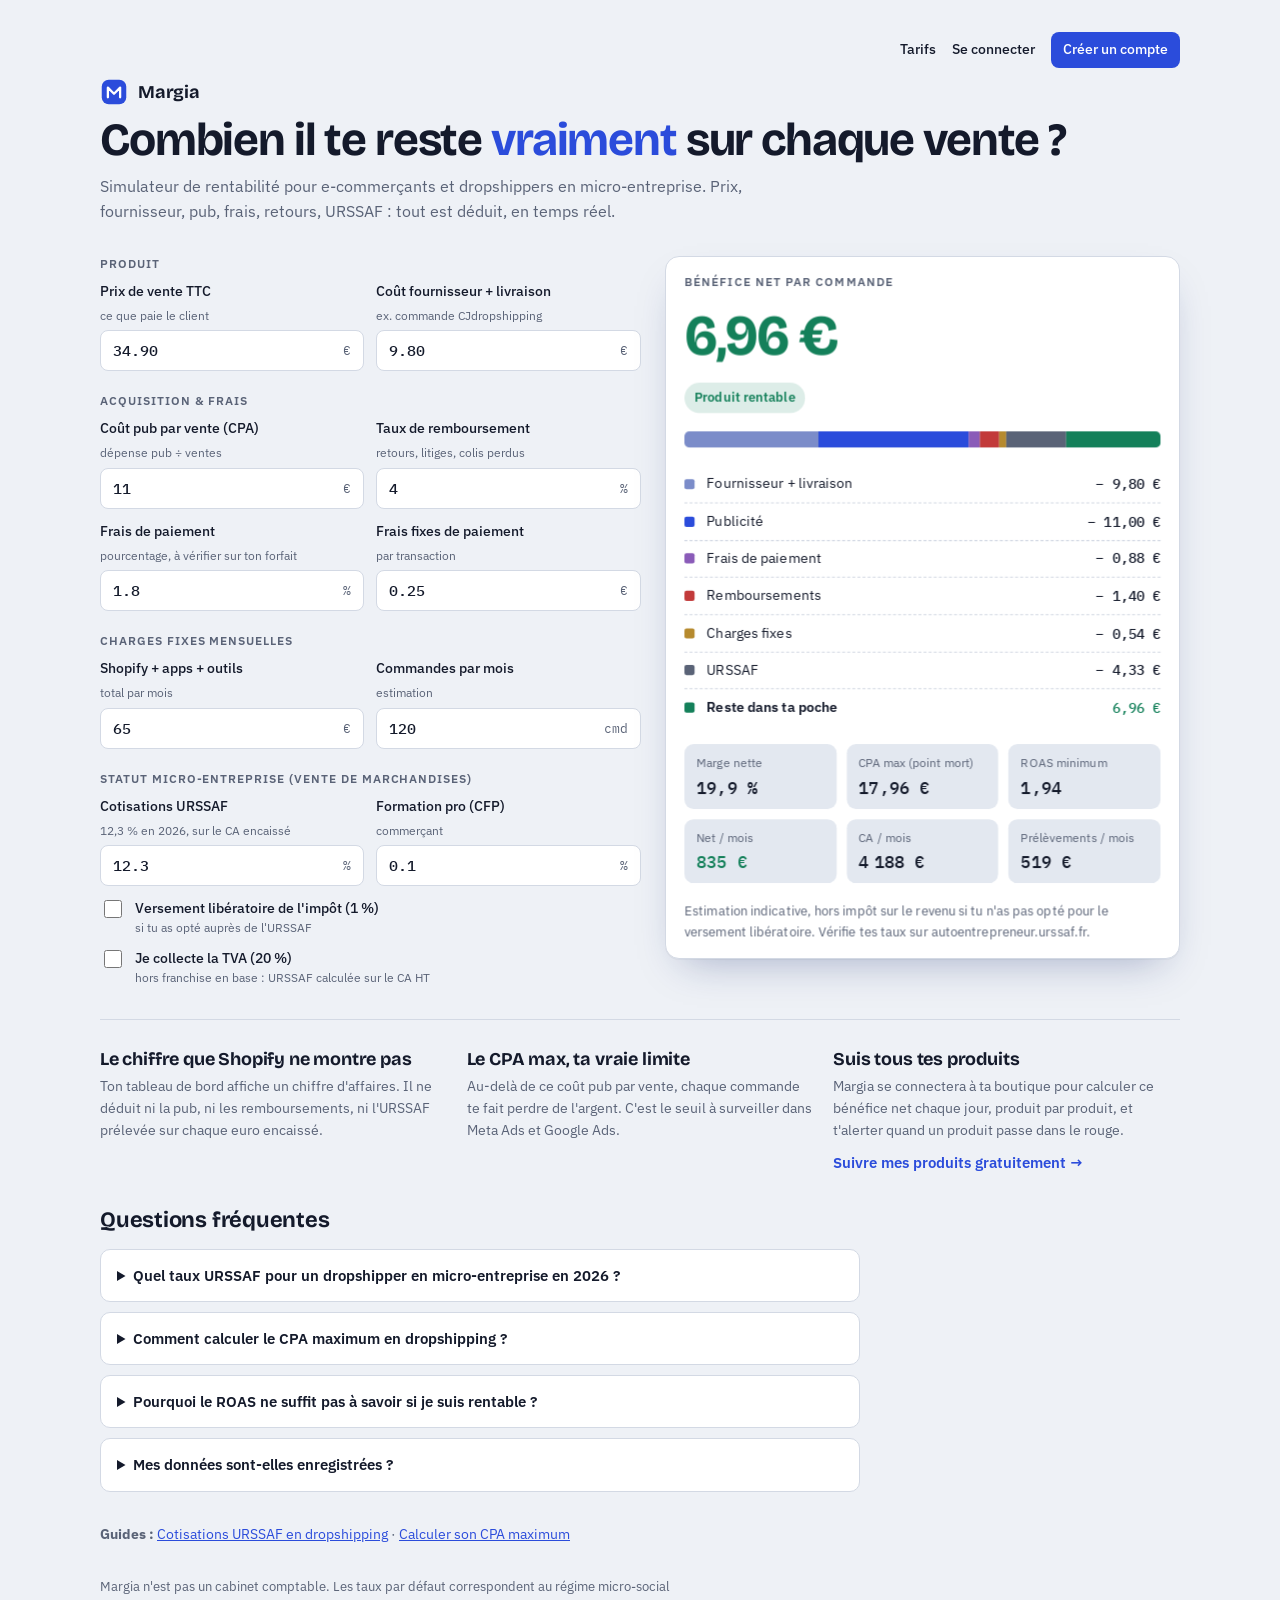
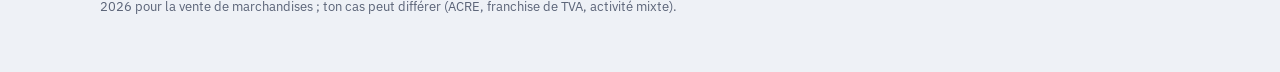
<file: index.html>
<!doctype html>
<html lang="fr">
<head>
<meta charset="utf-8">
<meta name="viewport" content="width=device-width, initial-scale=1, viewport-fit=cover">
<title>Calcul de rentabilité dropshipping en micro-entreprise | Margia</title>
<meta name="description" content="Simulateur gratuit : calcule ton bénéfice net réel par vente après pub, frais Shopify, retours, URSSAF 2026 et TVA. Pour e-commerçants et dropshippers en micro-entreprise.">
<link rel="canonical" href="https://margia2.vercel.app/">
<link rel="icon" href="/favicon.svg" type="image/svg+xml">
<meta property="og:type" content="website">
<meta property="og:title" content="Combien il te reste vraiment sur chaque vente ?">
<meta property="og:description" content="Simulateur gratuit de bénéfice net pour e-commerçants en micro-entreprise : pub, frais, retours, URSSAF et TVA déduits.">
<meta property="og:url" content="https://margia2.vercel.app/">
<meta property="og:locale" content="fr_FR">
<meta name="theme-color" content="#2b4cdb">
<link rel="preconnect" href="https://fonts.googleapis.com">
<link rel="preconnect" href="https://fonts.gstatic.com" crossorigin>
<link rel="stylesheet" href="https://fonts.googleapis.com/css2?family=Bricolage+Grotesque:opsz,wght@12..96,500;12..96,700&family=IBM+Plex+Sans:wght@400;500;600&family=IBM+Plex+Mono:wght@400;500&display=swap">
<script type="application/ld+json">{"@context":"https://schema.org","@type":"WebApplication","name":"Margia","url":"https://margia2.vercel.app/","applicationCategory":"BusinessApplication","operatingSystem":"Web","inLanguage":"fr-FR","offers":{"@type":"Offer","price":"0","priceCurrency":"EUR"},"description":"Simulateur de bénéfice net par vente pour e-commerçants en micro-entreprise."}</script>
<script type="application/ld+json">{"@context":"https://schema.org","@type":"FAQPage","mainEntity":[
{"@type":"Question","name":"Quel taux URSSAF pour un dropshipper en micro-entreprise en 2026 ?","acceptedAnswer":{"@type":"Answer","text":"Le dropshipping relève de la vente de marchandises : 12,3 % de cotisations sociales sur le chiffre d'affaires encaissé, plus 0,1 % de contribution à la formation professionnelle, et 1 % si tu as opté pour le versement libératoire de l'impôt."}},
{"@type":"Question","name":"Comment calculer le CPA maximum en dropshipping ?","acceptedAnswer":{"@type":"Answer","text":"Le CPA maximum est le coût publicitaire par vente au-delà duquel tu perds de l'argent. Il se calcule en retirant du prix de vente tous les autres coûts : fournisseur, frais de paiement, remboursements, charges fixes, URSSAF et TVA éventuelle."}},
{"@type":"Question","name":"Pourquoi le ROAS ne suffit pas à savoir si je suis rentable ?","acceptedAnswer":{"@type":"Answer","text":"Le ROAS compare ton chiffre d'affaires à ta dépense pub, mais ignore le coût produit, les frais et les prélèvements sociaux. Un ROAS de 2 peut être rentable sur un produit et déficitaire sur un autre."}}]}</script>
<style>
[hidden]{display:none!important}
/* Layout: outil en deux colonnes (saisie | ticket de résultat en relief), empilé sur mobile */
:root{
  --bg:#eef1f6; --surface:#ffffff; --sunk:#e3e8f0; --fg:#141a2b; --muted:#5a6377; --line:#d3d9e4;
  --accent:#2b4cdb; --accent-soft:#dfe5fb; --pos:#14805a; --neg:#c23a3a; --warn:#a86a00;
  --c1:#2b4cdb; --c2:#7b8cc9; --c3:#b68a2e; --c4:#8a5bb8; --c5:#c23a3a; --c6:#14805a;
  --shadow:0 1px 0 rgba(20,26,43,.04),0 18px 40px -18px rgba(20,40,110,.35);
  --display:"Bricolage Grotesque",ui-sans-serif,system-ui,sans-serif;
  --body:"IBM Plex Sans",ui-sans-serif,system-ui,sans-serif;
  --mono:"IBM Plex Mono",ui-monospace,Menlo,monospace;
}
@media (prefers-color-scheme:dark){:root:not([data-theme="light"]){
  --bg:#0d111c; --surface:#151b2b; --sunk:#1c2438; --fg:#e7ebf4; --muted:#9aa3b8; --line:#2a3349;
  --accent:#8199ff; --accent-soft:#1f2a52; --pos:#4fc897; --neg:#f07a7a; --warn:#e3a640;
  --c1:#8199ff; --c2:#5d6aa0; --c3:#d3a646; --c4:#b38be0; --c5:#f07a7a; --c6:#4fc897;
  --shadow:0 1px 0 rgba(255,255,255,.03),0 24px 50px -20px rgba(0,0,0,.7); color-scheme:dark}}
:root[data-theme="dark"]{
  --bg:#0d111c; --surface:#151b2b; --sunk:#1c2438; --fg:#e7ebf4; --muted:#9aa3b8; --line:#2a3349;
  --accent:#8199ff; --accent-soft:#1f2a52; --pos:#4fc897; --neg:#f07a7a; --warn:#e3a640;
  --c1:#8199ff; --c2:#5d6aa0; --c3:#d3a646; --c4:#b38be0; --c5:#f07a7a; --c6:#4fc897;
  --shadow:0 1px 0 rgba(255,255,255,.03),0 24px 50px -20px rgba(0,0,0,.7); color-scheme:dark}
*{box-sizing:border-box}
body{background:var(--bg);color:var(--fg);font:15px/1.55 var(--body);padding-inline:16px;padding-block:24px 48px}
.wrap{max-width:1080px;margin:0 auto;display:flex;flex-direction:column;gap:32px}
header{display:flex;flex-direction:column;gap:10px;max-width:68ch}
.brand{display:flex;align-items:center;gap:10px;font:700 18px var(--display);letter-spacing:-.01em}
.brand svg{width:28px;height:28px}
h1{font:700 clamp(28px,5vw,46px)/1.05 var(--display);letter-spacing:-.025em;margin:0;text-wrap:balance}
h1 em{font-style:normal;color:var(--accent)}
.lede{color:var(--muted);margin:0;font-size:16px}
.grid{display:grid;grid-template-columns:minmax(0,1.05fr) minmax(0,1fr);gap:24px;align-items:start}
@media (max-width:820px){.grid{grid-template-columns:1fr}}
form{display:flex;flex-direction:column;gap:22px}
fieldset{border:0;margin:0;padding:0;display:flex;flex-direction:column;gap:12px}
legend{font:600 12px var(--body);letter-spacing:.08em;text-transform:uppercase;color:var(--muted);margin-bottom:10px;padding:0}
.row{display:grid;grid-template-columns:repeat(2,minmax(0,1fr));gap:12px}
@media (max-width:440px){.row{grid-template-columns:1fr}}
label{display:flex;flex-direction:column;gap:5px;font-size:13.5px;font-weight:500}
label small{color:var(--muted);font-weight:400;font-size:12px}
.field{display:flex;align-items:center;background:var(--surface);border:1px solid var(--line);border-radius:8px;transition:border-color .15s,box-shadow .15s}
.field:focus-within{border-color:var(--accent);box-shadow:0 0 0 3px var(--accent-soft)}
.field input{flex:1;min-width:0;border:0;background:transparent;color:var(--fg);font:500 15px var(--mono);padding:10px 12px;outline:none;font-variant-numeric:tabular-nums}
.field span{padding-right:12px;color:var(--muted);font:13px var(--mono)}
.toggles{display:flex;flex-direction:column;gap:10px}
.tog{flex-direction:row;align-items:flex-start;gap:10px;font-weight:500;cursor:pointer}
.tog input{width:18px;height:18px;accent-color:var(--accent);margin-top:2px;flex:none}
.tog span{display:flex;flex-direction:column}
/* Ticket */
.stage{perspective:1200px;position:sticky;top:calc(env(safe-area-inset-top,0px) + 16px)}
@media (max-width:820px){.stage{position:static}}
.ticket{background:var(--surface);border:1px solid var(--line);border-radius:14px;box-shadow:var(--shadow);padding:22px;display:flex;flex-direction:column;gap:18px;transform-style:preserve-3d;transition:transform .25s ease-out;will-change:transform}
.ticket > *{transform:translateZ(18px)}
.kicker{font:600 12px var(--body);letter-spacing:.08em;text-transform:uppercase;color:var(--muted)}
.big{font:700 clamp(38px,7vw,56px)/1 var(--display);letter-spacing:-.03em;font-variant-numeric:tabular-nums}
.big.pos{color:var(--pos)} .big.neg{color:var(--neg)}
.verdict{display:inline-flex;align-items:center;gap:8px;font-size:13px;font-weight:600;padding:5px 10px;border-radius:999px;width:fit-content}
.verdict.pos{background:color-mix(in srgb,var(--pos) 14%,transparent);color:var(--pos)}
.verdict.warn{background:color-mix(in srgb,var(--warn) 16%,transparent);color:var(--warn)}
.verdict.neg{background:color-mix(in srgb,var(--neg) 14%,transparent);color:var(--neg)}
.bar{display:flex;height:16px;border-radius:5px;overflow:hidden;background:var(--sunk)}
.bar i{display:block;height:100%;transition:width .3s}
.lines{display:flex;flex-direction:column;margin:0;padding:0;list-style:none;font-size:14px}
.lines li{display:grid;grid-template-columns:12px 1fr auto;gap:10px;align-items:center;padding:7px 0;border-bottom:1px dashed var(--line)}
.lines li:last-child{border-bottom:0;font-weight:600}
.lines b{font:500 14px var(--mono);font-variant-numeric:tabular-nums}
.sw{width:10px;height:10px;border-radius:2px}
.kpis{display:grid;grid-template-columns:repeat(3,minmax(0,1fr));gap:10px}
@media (max-width:440px){.kpis{grid-template-columns:1fr 1fr}}
.kpi{background:var(--sunk);border-radius:9px;padding:10px 12px;display:flex;flex-direction:column;gap:3px;min-width:0}
.kpi span{font-size:12px;color:var(--muted)}
.kpi b{font:500 17px var(--mono);font-variant-numeric:tabular-nums}
.note{font-size:12.5px;color:var(--muted);margin:0}
section.more{display:grid;grid-template-columns:repeat(3,minmax(0,1fr));gap:20px;border-top:1px solid var(--line);padding-top:28px}
@media (max-width:820px){section.more{grid-template-columns:1fr}}
section.more h2{font:700 18px var(--display);margin:0 0 6px;letter-spacing:-.01em}
section.more p{margin:0;color:var(--muted);font-size:14px;max-width:60ch}
footer{font-size:12.5px;color:var(--muted);max-width:75ch}
:focus-visible{outline:2px solid var(--accent);outline-offset:2px}
@media (prefers-reduced-motion:reduce){.ticket{transition:none}.bar i{transition:none}}

.faq{display:flex;flex-direction:column;gap:10px;max-width:760px}
.faq h2{font:700 22px var(--display);letter-spacing:-.01em;margin:0 0 6px}
.faq details{background:var(--surface);border:1px solid var(--line);border-radius:10px;padding:14px 16px}
.faq summary{cursor:pointer;font-weight:600}
.faq p{margin:10px 0 0;color:var(--muted);max-width:68ch}

.mbar{display:none}
@media (max-width:820px){
 .mbar{display:flex;position:fixed;left:0;right:0;bottom:0;z-index:10;align-items:center;justify-content:space-between;gap:12px;
  padding:12px 16px calc(12px + env(safe-area-inset-bottom,0px));background:var(--surface);border-top:1px solid var(--line);box-shadow:0 -10px 30px -12px rgba(0,0,0,.35)}
 .mbar button{font:600 14px var(--body);color:var(--accent);background:var(--accent-soft);border:0;border-radius:8px;padding:9px 12px;cursor:pointer}
 .mbar .v{display:flex;flex-direction:column;line-height:1.2}
 .mbar small{color:var(--muted);font-size:12px}
 .mbar b{font:700 22px var(--display);font-variant-numeric:tabular-nums}
 body{padding-bottom:calc(96px + env(safe-area-inset-bottom,0px))}
}

.topnav{display:flex;gap:16px;justify-content:flex-end;align-items:center;flex-wrap:wrap;font-size:14px}
.topnav a{color:var(--fg);text-decoration:none;font-weight:500}
.topnav a.pill{background:var(--accent);color:#fff;padding:7px 12px;border-radius:8px}
header{max-width:none}
header > :not(.topnav){max-width:68ch}
.ctaline{display:inline-block;margin-top:10px;color:var(--accent);font-weight:600;text-decoration:none}
.guides{font-size:14px;color:var(--muted)}.guides a{color:var(--accent)}
</style>
</head>
<body>

<div class="wrap">
  <header>
    <nav class="topnav"><a href="/tarifs">Tarifs</a><a href="/connexion#connexion">Se connecter</a><a class="pill" href="/connexion">Créer un compte</a></nav>
    <div class="brand">
      <svg viewBox="0 0 32 32" aria-hidden="true"><rect x="2" y="2" width="28" height="28" rx="8" fill="var(--accent)"/><path d="M9 22V11l7 7 7-7v11" fill="none" stroke="var(--surface)" stroke-width="2.6" stroke-linecap="round" stroke-linejoin="round"/></svg>
      Margia
    </div>
    <h1>Combien il te reste <em>vraiment</em> sur chaque vente ?</h1>
    <p class="lede">Simulateur de rentabilité pour e-commerçants et dropshippers en micro-entreprise. Prix, fournisseur, pub, frais, retours, URSSAF : tout est déduit, en temps réel.</p>
  </header>

  <div class="grid">
    <form id="f" novalidate>
      <fieldset>
        <legend>Produit</legend>
        <div class="row">
          <label for="price">Prix de vente TTC<small>ce que paie le client</small>
            <div class="field"><input id="price" inputmode="decimal" value="34.90"><span>€</span></div></label>
          <label for="cogs">Coût fournisseur + livraison<small>ex. commande CJdropshipping</small>
            <div class="field"><input id="cogs" inputmode="decimal" value="9.80"><span>€</span></div></label>
        </div>
      </fieldset>
      <fieldset>
        <legend>Acquisition &amp; frais</legend>
        <div class="row">
          <label for="cpa">Coût pub par vente (CPA)<small>dépense pub ÷ ventes</small>
            <div class="field"><input id="cpa" inputmode="decimal" value="11"><span>€</span></div></label>
          <label for="refund">Taux de remboursement<small>retours, litiges, colis perdus</small>
            <div class="field"><input id="refund" inputmode="decimal" value="4"><span>%</span></div></label>
          <label for="payp">Frais de paiement<small>pourcentage, à vérifier sur ton forfait</small>
            <div class="field"><input id="payp" inputmode="decimal" value="1.8"><span>%</span></div></label>
          <label for="payf">Frais fixes de paiement<small>par transaction</small>
            <div class="field"><input id="payf" inputmode="decimal" value="0.25"><span>€</span></div></label>
        </div>
      </fieldset>
      <fieldset>
        <legend>Charges fixes mensuelles</legend>
        <div class="row">
          <label for="fixed">Shopify + apps + outils<small>total par mois</small>
            <div class="field"><input id="fixed" inputmode="decimal" value="65"><span>€</span></div></label>
          <label for="orders">Commandes par mois<small>estimation</small>
            <div class="field"><input id="orders" inputmode="decimal" value="120"><span>cmd</span></div></label>
        </div>
      </fieldset>
      <fieldset>
        <legend>Statut micro-entreprise (vente de marchandises)</legend>
        <div class="row">
          <label for="urssaf">Cotisations URSSAF<small>12,3 % en 2026, sur le CA encaissé</small>
            <div class="field"><input id="urssaf" inputmode="decimal" value="12.3"><span>%</span></div></label>
          <label for="cfp">Formation pro (CFP)<small>commerçant</small>
            <div class="field"><input id="cfp" inputmode="decimal" value="0.1"><span>%</span></div></label>
        </div>
        <div class="toggles">
          <label class="tog" for="vl"><input type="checkbox" id="vl"><span>Versement libératoire de l'impôt (1 %)<small>si tu as opté auprès de l'URSSAF</small></span></label>
          <label class="tog" for="tva"><input type="checkbox" id="tva"><span>Je collecte la TVA (20 %)<small>hors franchise en base : URSSAF calculée sur le CA HT</small></span></label>
        </div>
      </fieldset>
    </form>

    <div class="stage">
      <div class="ticket" id="ticket" aria-live="polite">
        <div class="kicker">Bénéfice net par commande</div>
        <div class="big" id="net">–</div>
        <div class="verdict" id="verdict">–</div>
        <div class="bar" id="bar" role="img" aria-label="Répartition du prix de vente"></div>
        <ul class="lines" id="lines"></ul>
        <div class="kpis">
          <div class="kpi"><span>Marge nette</span><b id="k1">–</b></div>
          <div class="kpi"><span>CPA max (point mort)</span><b id="k2">–</b></div>
          <div class="kpi"><span>ROAS minimum</span><b id="k3">–</b></div>
          <div class="kpi"><span>Net / mois</span><b id="k4">–</b></div>
          <div class="kpi"><span>CA / mois</span><b id="k5">–</b></div>
          <div class="kpi"><span>Prélèvements / mois</span><b id="k6">–</b></div>
        </div>
        <p class="note">Estimation indicative, hors impôt sur le revenu si tu n'as pas opté pour le versement libératoire. Vérifie tes taux sur autoentrepreneur.urssaf.fr.</p>
      </div>
    </div>
  </div>

  <section class="more" aria-label="Pourquoi ce calcul">
    <div><h2>Le chiffre que Shopify ne montre pas</h2><p>Ton tableau de bord affiche un chiffre d'affaires. Il ne déduit ni la pub, ni les remboursements, ni l'URSSAF prélevée sur chaque euro encaissé.</p></div>
    <div><h2>Le CPA max, ta vraie limite</h2><p>Au-delà de ce coût pub par vente, chaque commande te fait perdre de l'argent. C'est le seuil à surveiller dans Meta Ads et Google Ads.</p></div>
    <div><h2>Suis tous tes produits</h2><p>Margia se connectera à ta boutique pour calculer ce bénéfice net chaque jour, produit par produit, et t'alerter quand un produit passe dans le rouge.</p><a class="ctaline" href="/connexion">Suivre mes produits gratuitement →</a></div>
  </section>


  <section class="faq" aria-labelledby="faq-t">
    <h2 id="faq-t">Questions fréquentes</h2>
    <details><summary>Quel taux URSSAF pour un dropshipper en micro-entreprise en 2026 ?</summary><p>Le dropshipping relève de la vente de marchandises : 12,3 % de cotisations sociales sur le chiffre d'affaires encaissé, plus 0,1 % de contribution à la formation professionnelle, et 1 % si tu as opté pour le versement libératoire de l'impôt.</p></details>
    <details><summary>Comment calculer le CPA maximum en dropshipping ?</summary><p>Le CPA maximum est le coût publicitaire par vente au-delà duquel tu perds de l'argent. Il se calcule en retirant du prix de vente tous les autres coûts : fournisseur, frais de paiement, remboursements, charges fixes, URSSAF et TVA éventuelle.</p></details>
    <details><summary>Pourquoi le ROAS ne suffit pas à savoir si je suis rentable ?</summary><p>Le ROAS compare ton chiffre d'affaires à ta dépense pub, mais ignore le coût produit, les frais et les prélèvements sociaux. Un ROAS de 2 peut être rentable sur un produit et déficitaire sur un autre. Le simulateur te donne ton ROAS minimum réel.</p></details>
    <details><summary>Mes données sont-elles enregistrées ?</summary><p>Non. Le calcul se fait entièrement dans ton navigateur, rien n'est envoyé ni stocké.</p></details>
  </section>

  <nav class="guides" aria-label="Guides"><strong>Guides :</strong> <a href="/cotisations-urssaf-dropshipping">Cotisations URSSAF en dropshipping</a> · <a href="/cpa-maximum-dropshipping">Calculer son CPA maximum</a></nav>
  <footer>Margia n'est pas un cabinet comptable. Les taux par défaut correspondent au régime micro-social 2026 pour la vente de marchandises ; ton cas peut différer (ACRE, franchise de TVA, activité mixte).</footer>
</div>

<div class="mbar" id="mbar"><div class="v"><small>Bénéfice net / commande</small><b id="mnet">–</b></div><button type="button" id="mgo">Voir le détail</button></div>
<script>
(function(){
  var ids=["price","cogs","cpa","refund","payp","payf","fixed","orders","urssaf","cfp"];
  var $=function(id){return document.getElementById(id)};
  function num(id){var v=parseFloat(String($(id).value).replace(",","."));return isFinite(v)&&v>=0?v:0}
  var eur=new Intl.NumberFormat("fr-FR",{style:"currency",currency:"EUR"});
  var eur0=new Intl.NumberFormat("fr-FR",{style:"currency",currency:"EUR",maximumFractionDigits:0});
  var pct=function(x){return (x*100).toLocaleString("fr-FR",{maximumFractionDigits:1})+" %"};

  function compute(i){
    var vatOn=i.tva, ht=vatOn?i.price/1.2:i.price, vat=i.price-ht;
    var social=ht*(i.urssaf+i.cfp+(i.vl?1:0))/100;
    var pay=i.price*i.payp/100+i.payf;
    var refund=(i.refund/100)*i.price;   // prix rendu au client, coûts déjà engagés
    var fixedPer=i.orders>0?i.fixed/i.orders:0;
    var costs=i.cogs+i.cpa+pay+refund+fixedPer+social+vat;
    var net=i.price-costs;
    var cpaMax=i.cpa+net;
    return {ht:ht,vat:vat,social:social,pay:pay,refund:refund,fixedPer:fixedPer,net:net,cpaMax:cpaMax,
      margin:i.price>0?net/i.price:0, roasMin:cpaMax>0?i.price/cpaMax:Infinity,
      month:net*i.orders, ca:i.price*i.orders, levies:(social+vat)*i.orders};
  }

  function render(){
    var i={};ids.forEach(function(k){i[k]=num(k)});i.vl=$("vl").checked;i.tva=$("tva").checked;
    var r=compute(i);
    var net=$("net");net.textContent=eur.format(r.net);net.className="big "+(r.net>=0?"pos":"neg");var mn=$("mnet");mn.textContent=eur.format(r.net);mn.style.color=r.net>=0?"var(--pos)":"var(--neg)";
    var v=$("verdict");
    if(r.net<0){v.className="verdict neg";v.textContent="Tu perds de l'argent à chaque vente"}
    else if(r.margin<0.10){v.className="verdict warn";v.textContent="Rentable, mais marge fragile"}
    else{v.className="verdict pos";v.textContent="Produit rentable"}
    var parts=[
      ["Fournisseur + livraison",i.cogs,"--c2"],["Publicité",i.cpa,"--c1"],["Frais de paiement",r.pay,"--c4"],
      ["Remboursements",r.refund,"--c5"],["Charges fixes",r.fixedPer,"--c3"],
      ["URSSAF"+(i.vl?" + impôt":""),r.social,"--muted"]];
    if(i.tva)parts.push(["TVA reversée",r.vat,"--line"]);
    var bar=$("bar"),lines=$("lines");bar.innerHTML="";lines.innerHTML="";
    var total=Math.max(i.price,parts.reduce(function(s,p){return s+p[1]},0)+Math.max(r.net,0))||1;
    parts.concat(r.net>0?[["Bénéfice net",r.net,"--c6"]]:[]).forEach(function(p){
      var el=document.createElement("i");el.style.width=(p[1]/total*100)+"%";el.style.background="var("+p[2]+")";el.title=p[0];bar.appendChild(el)});
    parts.forEach(function(p){
      var li=document.createElement("li");
      li.innerHTML='<span class="sw" style="background:var('+p[2]+')"></span><span></span><b></b>';
      li.children[1].textContent=p[0];li.children[2].textContent="− "+eur.format(p[1]);lines.appendChild(li)});
    var last=document.createElement("li");
    last.innerHTML='<span class="sw" style="background:var(--c6)"></span><span>Reste dans ta poche</span><b></b>';
    last.children[2].textContent=eur.format(r.net);last.children[2].style.color=r.net>=0?"var(--pos)":"var(--neg)";lines.appendChild(last);
    $("k1").textContent=pct(r.margin);
    $("k2").textContent=r.cpaMax>0?eur.format(r.cpaMax):"aucun";
    $("k3").textContent=isFinite(r.roasMin)?r.roasMin.toLocaleString("fr-FR",{maximumFractionDigits:2}):"—";
    $("k4").textContent=eur0.format(r.month);$("k4").style.color=r.month>=0?"var(--pos)":"var(--neg)";
    $("k5").textContent=eur0.format(r.ca);$("k6").textContent=eur0.format(r.levies);
  }
  $("f").addEventListener("input",render);$("f").addEventListener("submit",function(e){e.preventDefault()});
  render();
  $("mgo").addEventListener("click",function(){$("ticket").scrollIntoView({behavior:"smooth",block:"start"})});

  var t=$("ticket"),reduce=window.matchMedia("(prefers-reduced-motion: reduce)").matches,fine=window.matchMedia("(pointer:fine)").matches;
  if(!reduce&&fine){
    t.addEventListener("pointermove",function(e){var b=t.getBoundingClientRect(),x=(e.clientX-b.left)/b.width-.5,y=(e.clientY-b.top)/b.height-.5;
      t.style.transform="rotateY("+(x*7)+"deg) rotateX("+(-y*7)+"deg)"});
    t.addEventListener("pointerleave",function(){t.style.transform=""});
  }
})();
</script>

</body>
</html>
</file>
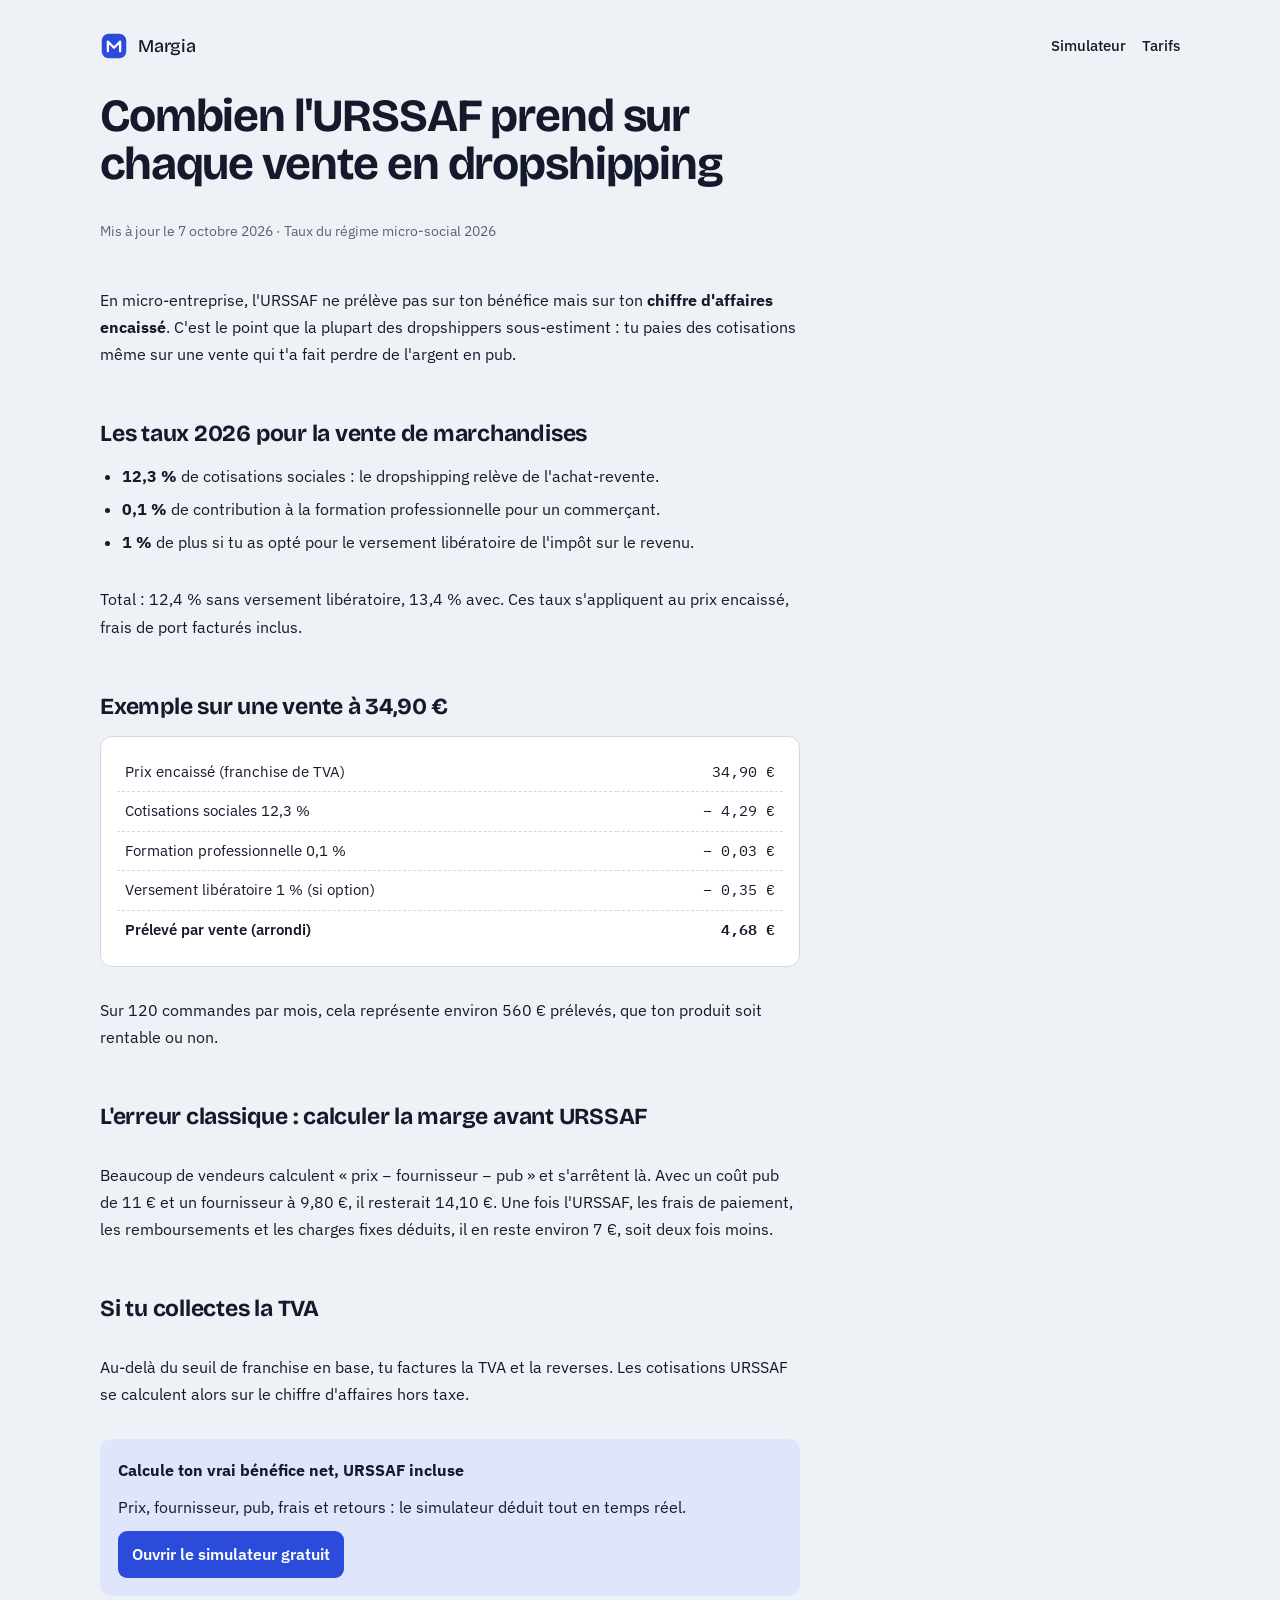
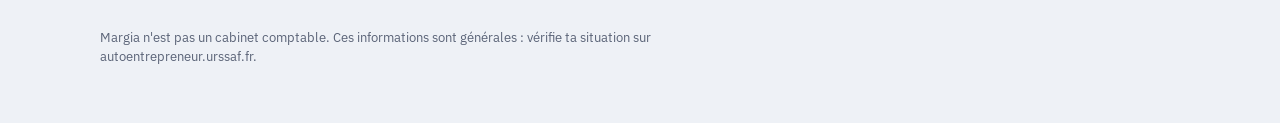
<file: cotisations-urssaf-dropshipping.html>
<!doctype html>
<html lang="fr">
<head>
<meta charset="utf-8">
<meta name="viewport" content="width=device-width, initial-scale=1, viewport-fit=cover">
<title>Cotisations URSSAF en dropshipping (micro-entreprise 2026) | Margia</title>
<meta name="description" content="Taux URSSAF 2026 pour un dropshipper en micro-entreprise, calcul sur le chiffre d'affaires et exemple chiffré sur une vente à 34,90 €.">
<link rel="canonical" href="https://margia2.vercel.app/cotisations-urssaf-dropshipping">
<link rel="icon" href="/favicon.svg" type="image/svg+xml">
<meta property="og:title" content="Combien l'URSSAF prend sur chaque vente en dropshipping"><meta property="og:description" content="Taux URSSAF 2026 pour un dropshipper en micro-entreprise, calcul sur le chiffre d'affaires et exemple chiffré sur une vente à 34,90 €."><meta property="og:locale" content="fr_FR">
<link rel="stylesheet" href="https://fonts.googleapis.com/css2?family=Bricolage+Grotesque:opsz,wght@12..96,500;12..96,700&family=IBM+Plex+Sans:wght@400;500;600&family=IBM+Plex+Mono:wght@400;500&display=swap">
<link rel="stylesheet" href="/assets/base.css">
<script type="application/ld+json">{"@context":"https://schema.org","@type":"Article","headline":"Combien l'URSSAF prend sur chaque vente en dropshipping","inLanguage":"fr-FR","datePublished":"2026-10-07","dateModified":"2026-10-07","author":{"@type":"Organization","name":"Margia"}}</script>
<style>
article{max-width:70ch;display:flex;flex-direction:column;gap:14px;font-size:16px;line-height:1.7}
article h1{margin-bottom:4px}
article h2{font:700 23px/1.25 var(--display);letter-spacing:-.01em;margin:22px 0 0}
article p,article li{color:var(--fg)}
article ul,article ol{margin:0;padding-left:22px;display:flex;flex-direction:column;gap:6px}
.calc{background:var(--surface);border:1px solid var(--line);border-radius:12px;padding:16px;overflow-x:auto}
.calc table{border-collapse:collapse;width:100%;min-width:420px;font-size:14.5px}
.calc td{padding:7px 8px;border-bottom:1px dashed var(--line);font-variant-numeric:tabular-nums}
.calc td:last-child{text-align:right;font-family:var(--mono)}
.calc tr:last-child td{font-weight:600;border-bottom:0}
.cta{background:var(--accent-soft);border-radius:12px;padding:18px;display:flex;flex-direction:column;gap:10px}
.cta a{width:fit-content;background:var(--accent);color:#fff;text-decoration:none;font-weight:600;padding:10px 14px;border-radius:9px}
.topnav{display:flex;justify-content:space-between;align-items:center;gap:12px;flex-wrap:wrap}
.topnav a{color:var(--fg);text-decoration:none;font-weight:500}
.topnav span{display:flex;gap:16px}
.meta{color:var(--muted);font-size:13.5px}
</style>
</head>
<body>
<div class="wrap">
<nav class="topnav"><a class="brand" href="/"><svg viewBox="0 0 32 32" aria-hidden="true" width="26" height="26"><rect x="2" y="2" width="28" height="28" rx="8" fill="var(--accent)"/><path d="M9 22V11l7 7 7-7v11" fill="none" stroke="var(--surface)" stroke-width="2.6" stroke-linecap="round" stroke-linejoin="round"/></svg> Margia</a><span><a href="/">Simulateur</a><a href="/tarifs">Tarifs</a></span></nav>
<article>
<h1>Combien l'URSSAF prend sur chaque vente en dropshipping</h1>
<p class="meta">Mis à jour le 7 octobre 2026 · Taux du régime micro-social 2026</p>
<p>En micro-entreprise, l'URSSAF ne prélève pas sur ton bénéfice mais sur ton <strong>chiffre d'affaires encaissé</strong>. C'est le point que la plupart des dropshippers sous-estiment : tu paies des cotisations même sur une vente qui t'a fait perdre de l'argent en pub.</p>
<h2>Les taux 2026 pour la vente de marchandises</h2>
<ul>
<li><strong>12,3 %</strong> de cotisations sociales : le dropshipping relève de l'achat-revente.</li>
<li><strong>0,1 %</strong> de contribution à la formation professionnelle pour un commerçant.</li>
<li><strong>1 %</strong> de plus si tu as opté pour le versement libératoire de l'impôt sur le revenu.</li>
</ul>
<p>Total : 12,4 % sans versement libératoire, 13,4 % avec. Ces taux s'appliquent au prix encaissé, frais de port facturés inclus.</p>
<h2>Exemple sur une vente à 34,90 €</h2>
<div class="calc"><table>
<tr><td>Prix encaissé (franchise de TVA)</td><td>34,90 €</td></tr>
<tr><td>Cotisations sociales 12,3 %</td><td>− 4,29 €</td></tr>
<tr><td>Formation professionnelle 0,1 %</td><td>− 0,03 €</td></tr>
<tr><td>Versement libératoire 1 % (si option)</td><td>− 0,35 €</td></tr>
<tr><td>Prélevé par vente (arrondi)</td><td>4,68 €</td></tr>
</table></div>
<p>Sur 120 commandes par mois, cela représente environ 560 € prélevés, que ton produit soit rentable ou non.</p>
<h2>L'erreur classique : calculer la marge avant URSSAF</h2>
<p>Beaucoup de vendeurs calculent « prix − fournisseur − pub » et s'arrêtent là. Avec un coût pub de 11 € et un fournisseur à 9,80 €, il resterait 14,10 €. Une fois l'URSSAF, les frais de paiement, les remboursements et les charges fixes déduits, il en reste environ 7 €, soit deux fois moins.</p>
<h2>Si tu collectes la TVA</h2>
<p>Au-delà du seuil de franchise en base, tu factures la TVA et la reverses. Les cotisations URSSAF se calculent alors sur le chiffre d'affaires hors taxe.</p>
<div class="cta"><strong>Calcule ton vrai bénéfice net, URSSAF incluse</strong><span>Prix, fournisseur, pub, frais et retours : le simulateur déduit tout en temps réel.</span><a href="/">Ouvrir le simulateur gratuit</a></div>
</article>
<footer>Margia n'est pas un cabinet comptable. Ces informations sont générales : vérifie ta situation sur autoentrepreneur.urssaf.fr.</footer>
</div>
</body>
</html>
</file>
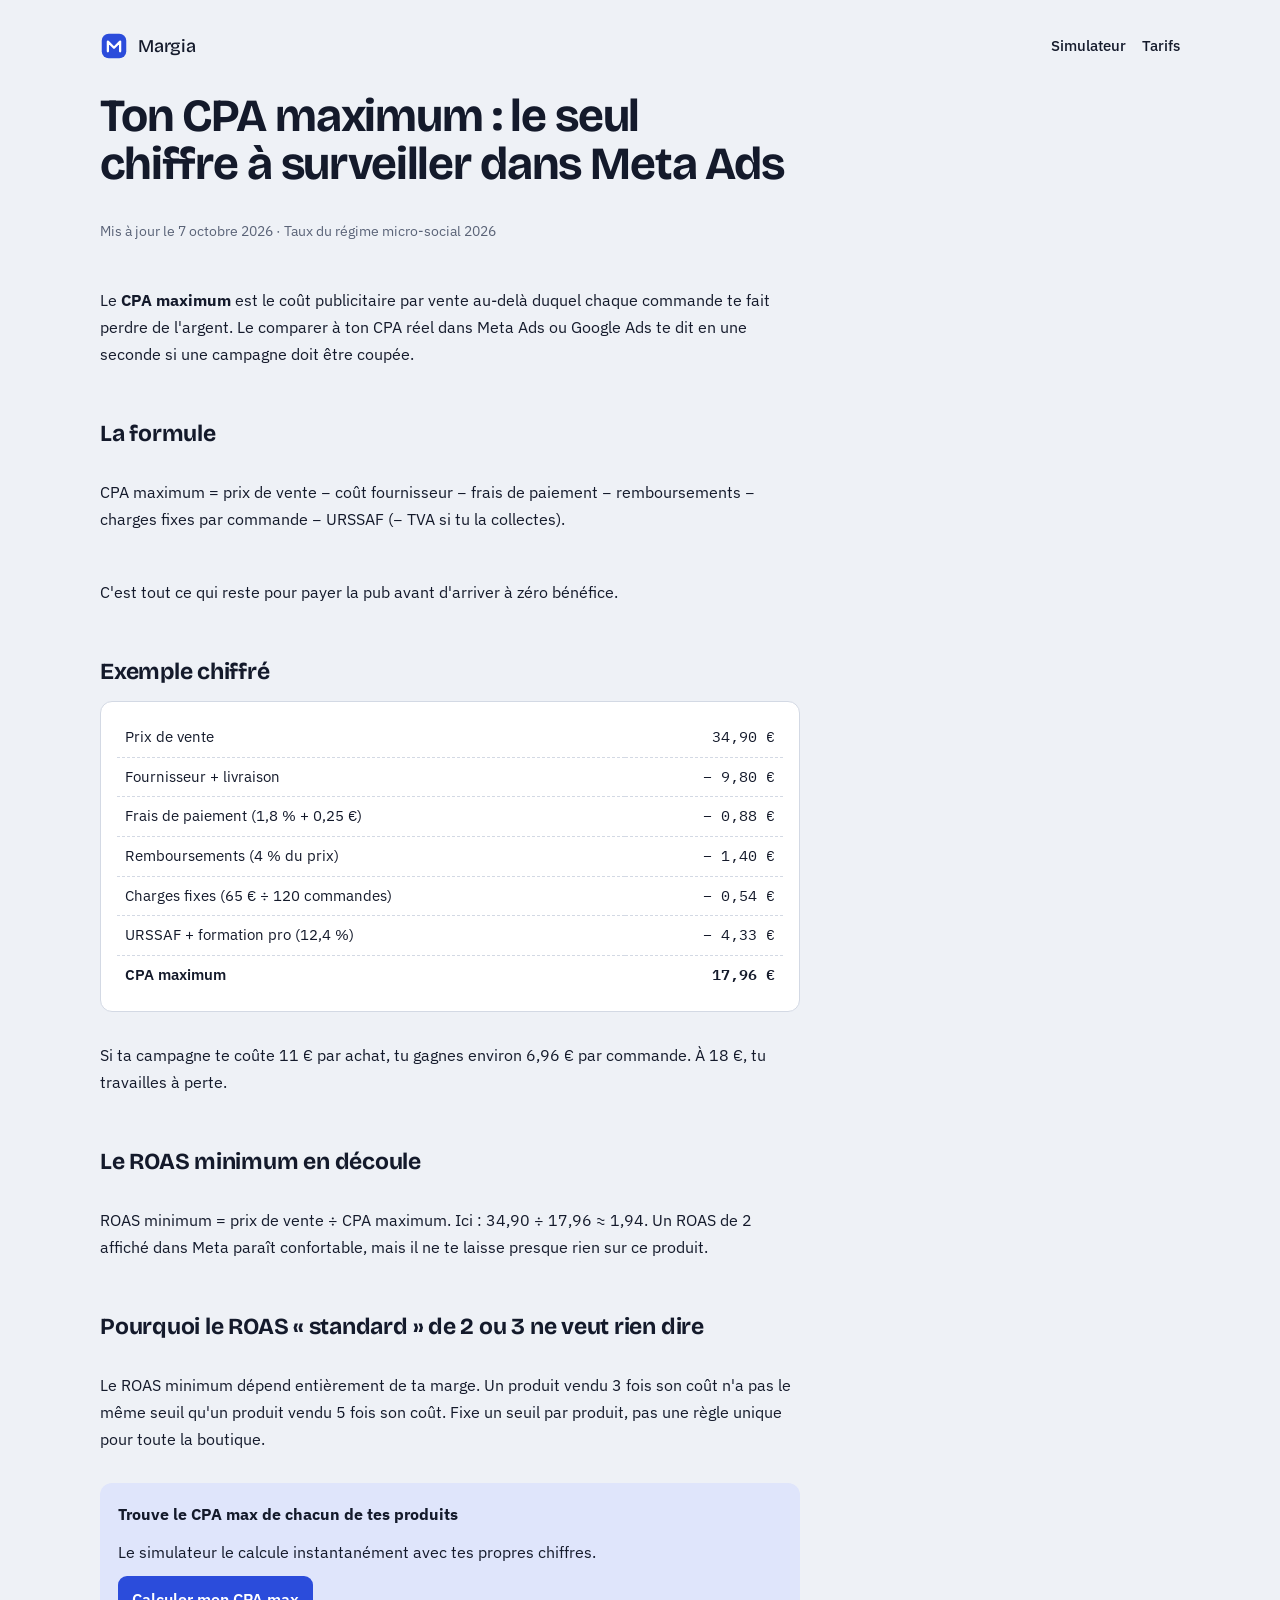
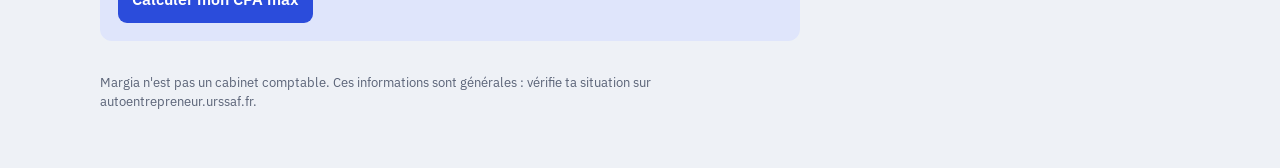
<file: cpa-maximum-dropshipping.html>
<!doctype html>
<html lang="fr">
<head>
<meta charset="utf-8">
<meta name="viewport" content="width=device-width, initial-scale=1, viewport-fit=cover">
<title>Calculer son CPA maximum et son ROAS minimum en dropshipping | Margia</title>
<meta name="description" content="Comment calculer le coût par achat maximum et le ROAS minimum d'un produit en dropshipping, frais Shopify, retours et URSSAF compris.">
<link rel="canonical" href="https://margia2.vercel.app/cpa-maximum-dropshipping">
<link rel="icon" href="/favicon.svg" type="image/svg+xml">
<meta property="og:title" content="Ton CPA maximum : le seul chiffre à surveiller dans Meta Ads"><meta property="og:description" content="Comment calculer le coût par achat maximum et le ROAS minimum d'un produit en dropshipping, frais Shopify, retours et URSSAF compris."><meta property="og:locale" content="fr_FR">
<link rel="stylesheet" href="https://fonts.googleapis.com/css2?family=Bricolage+Grotesque:opsz,wght@12..96,500;12..96,700&family=IBM+Plex+Sans:wght@400;500;600&family=IBM+Plex+Mono:wght@400;500&display=swap">
<link rel="stylesheet" href="/assets/base.css">
<script type="application/ld+json">{"@context":"https://schema.org","@type":"Article","headline":"Ton CPA maximum : le seul chiffre à surveiller dans Meta Ads","inLanguage":"fr-FR","datePublished":"2026-10-07","dateModified":"2026-10-07","author":{"@type":"Organization","name":"Margia"}}</script>
<style>
article{max-width:70ch;display:flex;flex-direction:column;gap:14px;font-size:16px;line-height:1.7}
article h1{margin-bottom:4px}
article h2{font:700 23px/1.25 var(--display);letter-spacing:-.01em;margin:22px 0 0}
article p,article li{color:var(--fg)}
article ul,article ol{margin:0;padding-left:22px;display:flex;flex-direction:column;gap:6px}
.calc{background:var(--surface);border:1px solid var(--line);border-radius:12px;padding:16px;overflow-x:auto}
.calc table{border-collapse:collapse;width:100%;min-width:420px;font-size:14.5px}
.calc td{padding:7px 8px;border-bottom:1px dashed var(--line);font-variant-numeric:tabular-nums}
.calc td:last-child{text-align:right;font-family:var(--mono)}
.calc tr:last-child td{font-weight:600;border-bottom:0}
.cta{background:var(--accent-soft);border-radius:12px;padding:18px;display:flex;flex-direction:column;gap:10px}
.cta a{width:fit-content;background:var(--accent);color:#fff;text-decoration:none;font-weight:600;padding:10px 14px;border-radius:9px}
.topnav{display:flex;justify-content:space-between;align-items:center;gap:12px;flex-wrap:wrap}
.topnav a{color:var(--fg);text-decoration:none;font-weight:500}
.topnav span{display:flex;gap:16px}
.meta{color:var(--muted);font-size:13.5px}
</style>
</head>
<body>
<div class="wrap">
<nav class="topnav"><a class="brand" href="/"><svg viewBox="0 0 32 32" aria-hidden="true" width="26" height="26"><rect x="2" y="2" width="28" height="28" rx="8" fill="var(--accent)"/><path d="M9 22V11l7 7 7-7v11" fill="none" stroke="var(--surface)" stroke-width="2.6" stroke-linecap="round" stroke-linejoin="round"/></svg> Margia</a><span><a href="/">Simulateur</a><a href="/tarifs">Tarifs</a></span></nav>
<article>
<h1>Ton CPA maximum : le seul chiffre à surveiller dans Meta Ads</h1>
<p class="meta">Mis à jour le 7 octobre 2026 · Taux du régime micro-social 2026</p>
<p>Le <strong>CPA maximum</strong> est le coût publicitaire par vente au-delà duquel chaque commande te fait perdre de l'argent. Le comparer à ton CPA réel dans Meta Ads ou Google Ads te dit en une seconde si une campagne doit être coupée.</p>
<h2>La formule</h2>
<p>CPA maximum = prix de vente − coût fournisseur − frais de paiement − remboursements − charges fixes par commande − URSSAF (− TVA si tu la collectes).</p>
<p>C'est tout ce qui reste pour payer la pub avant d'arriver à zéro bénéfice.</p>
<h2>Exemple chiffré</h2>
<div class="calc"><table>
<tr><td>Prix de vente</td><td>34,90 €</td></tr>
<tr><td>Fournisseur + livraison</td><td>− 9,80 €</td></tr>
<tr><td>Frais de paiement (1,8 % + 0,25 €)</td><td>− 0,88 €</td></tr>
<tr><td>Remboursements (4 % du prix)</td><td>− 1,40 €</td></tr>
<tr><td>Charges fixes (65 € ÷ 120 commandes)</td><td>− 0,54 €</td></tr>
<tr><td>URSSAF + formation pro (12,4 %)</td><td>− 4,33 €</td></tr>
<tr><td>CPA maximum</td><td>17,96 €</td></tr>
</table></div>
<p>Si ta campagne te coûte 11 € par achat, tu gagnes environ 6,96 € par commande. À 18 €, tu travailles à perte.</p>
<h2>Le ROAS minimum en découle</h2>
<p>ROAS minimum = prix de vente ÷ CPA maximum. Ici : 34,90 ÷ 17,96 ≈ 1,94. Un ROAS de 2 affiché dans Meta paraît confortable, mais il ne te laisse presque rien sur ce produit.</p>
<h2>Pourquoi le ROAS « standard » de 2 ou 3 ne veut rien dire</h2>
<p>Le ROAS minimum dépend entièrement de ta marge. Un produit vendu 3 fois son coût n'a pas le même seuil qu'un produit vendu 5 fois son coût. Fixe un seuil par produit, pas une règle unique pour toute la boutique.</p>
<div class="cta"><strong>Trouve le CPA max de chacun de tes produits</strong><span>Le simulateur le calcule instantanément avec tes propres chiffres.</span><a href="/">Calculer mon CPA max</a></div>
</article>
<footer>Margia n'est pas un cabinet comptable. Ces informations sont générales : vérifie ta situation sur autoentrepreneur.urssaf.fr.</footer>
</div>
</body>
</html>
</file>
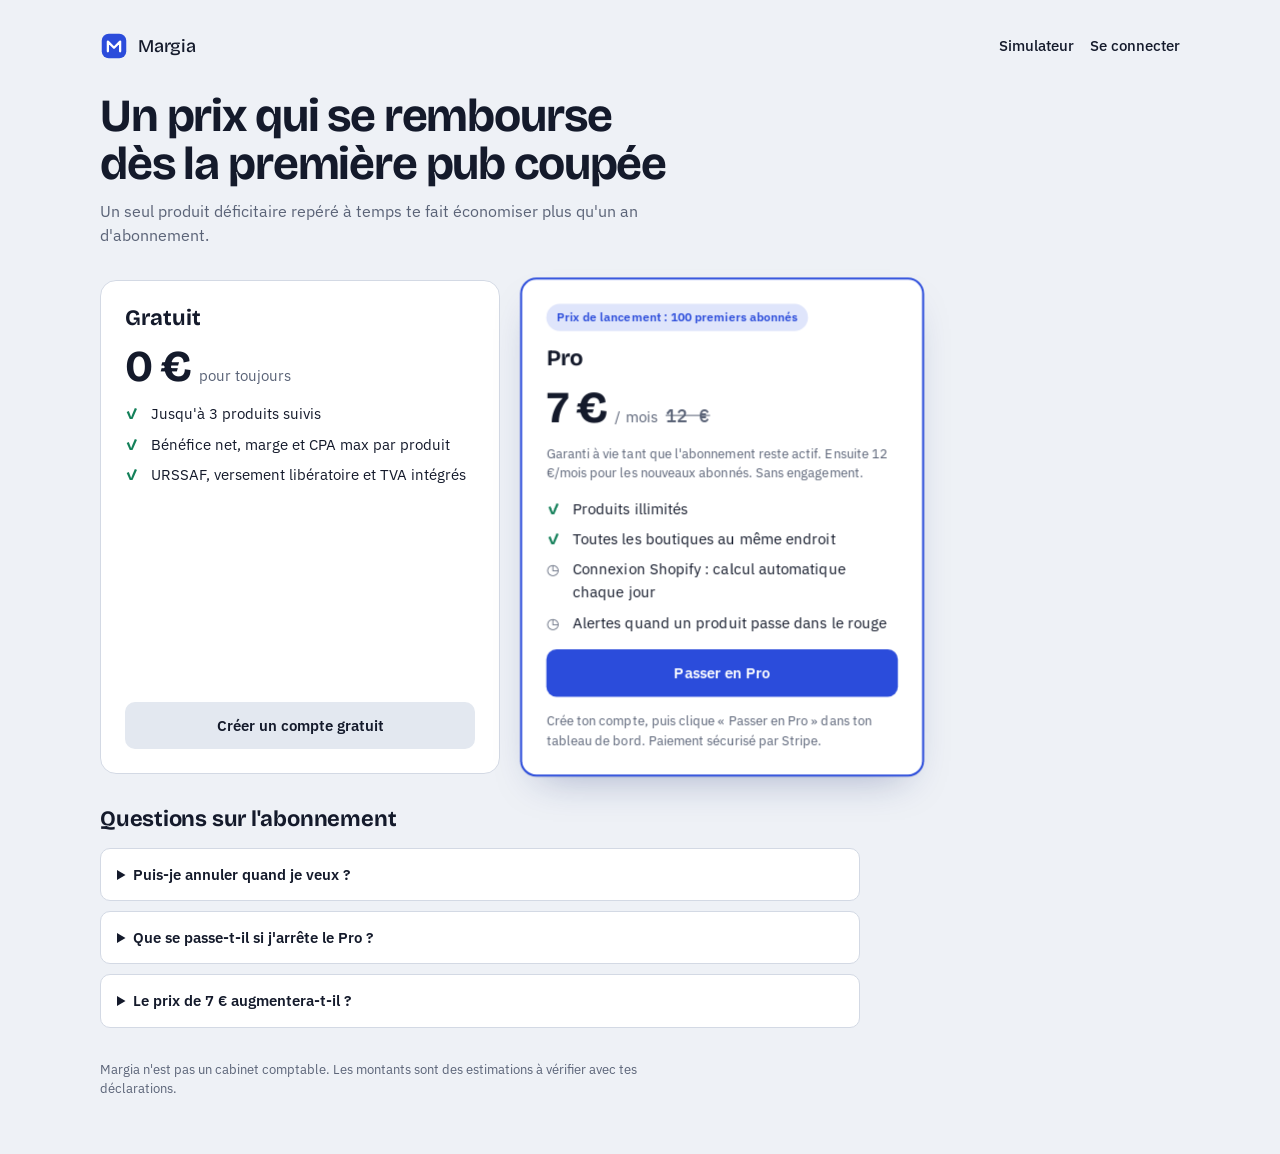
<file: tarifs.html>
<!doctype html>
<html lang="fr">
<head>
<meta charset="utf-8">
<meta name="viewport" content="width=device-width, initial-scale=1, viewport-fit=cover">
<title>Tarifs | Margia</title>
<meta name="description" content="Margia gratuit jusqu'à 3 produits. Pro à 7 € par mois au prix de lancement, garanti à vie pour les 100 premiers abonnés.">
<link rel="canonical" href="https://margia2.vercel.app/tarifs">
<link rel="icon" href="/favicon.svg" type="image/svg+xml">
<link rel="stylesheet" href="https://fonts.googleapis.com/css2?family=Bricolage+Grotesque:opsz,wght@12..96,500;12..96,700&family=IBM+Plex+Sans:wght@400;500;600&family=IBM+Plex+Mono:wght@400;500&display=swap">
<link rel="stylesheet" href="/assets/base.css">
<style>
.plans{display:grid;grid-template-columns:repeat(2,minmax(0,1fr));gap:20px;max-width:820px;perspective:1400px}
@media (max-width:700px){.plans{grid-template-columns:1fr}}
.plan{background:var(--surface);border:1px solid var(--line);border-radius:16px;padding:24px;display:flex;flex-direction:column;gap:14px;transition:transform .25s ease-out}
.plan.pro{border:2px solid var(--accent);box-shadow:var(--shadow);transform:translateZ(14px)}
.plan h2{font:700 22px var(--display);margin:0}
.price{display:flex;align-items:baseline;gap:8px}
.price b{font:700 44px/1 var(--display);letter-spacing:-.03em}
.price s{color:var(--muted);font:500 18px var(--mono)}
.price span{color:var(--muted)}
.badge{width:fit-content;font-size:12px;font-weight:600;padding:4px 10px;border-radius:999px;background:var(--accent-soft);color:var(--accent)}
.plan ul{list-style:none;margin:0;padding:0;display:flex;flex-direction:column;gap:8px;font-size:14.5px}
.plan li{display:grid;grid-template-columns:18px 1fr;gap:8px}
.plan li::before{content:"✓";color:var(--pos);font-weight:700}
.plan li.soon::before{content:"◷";color:var(--muted)}
.cta{display:block;text-align:center;text-decoration:none;border-radius:10px;padding:12px;font-weight:600;margin-top:auto}
.cta.main{background:var(--accent);color:#fff}
.cta.sec{background:var(--sunk);color:var(--fg)}
nav.top{display:flex;justify-content:space-between;align-items:center;gap:12px;flex-wrap:wrap}
nav.top a{color:var(--fg);text-decoration:none;font-weight:500}
nav.top .links{display:flex;gap:16px;align-items:center}
</style>
</head>
<body>
<div class="wrap">
  <nav class="top"><a class="brand" href="/"><svg viewBox="0 0 32 32" aria-hidden="true" width="28" height="28"><rect x="2" y="2" width="28" height="28" rx="8" fill="var(--accent)"/><path d="M9 22V11l7 7 7-7v11" fill="none" stroke="var(--surface)" stroke-width="2.6" stroke-linecap="round" stroke-linejoin="round"/></svg> Margia</a>
    <span class="links"><a href="/">Simulateur</a><a href="/connexion#connexion">Se connecter</a></span></nav>
  <header><h1>Un prix qui se rembourse dès la première pub coupée</h1>
    <p class="lede">Un seul produit déficitaire repéré à temps te fait économiser plus qu'un an d'abonnement.</p></header>
  <div class="plans">
    <div class="plan">
      <h2>Gratuit</h2>
      <div class="price"><b>0 €</b><span>pour toujours</span></div>
      <ul>
        <li>Jusqu'à 3 produits suivis</li>
        <li>Bénéfice net, marge et CPA max par produit</li>
        <li>URSSAF, versement libératoire et TVA intégrés</li>
      </ul>
      <a class="cta sec" href="/connexion">Créer un compte gratuit</a>
    </div>
    <div class="plan pro">
      <span class="badge">Prix de lancement : 100 premiers abonnés</span>
      <h2>Pro</h2>
      <div class="price"><b>7 €</b><span>/ mois</span><s>12 €</s></div>
      <p class="note">Garanti à vie tant que l'abonnement reste actif. Ensuite 12 €/mois pour les nouveaux abonnés. Sans engagement.</p>
      <ul>
        <li>Produits illimités</li>
        <li>Toutes les boutiques au même endroit</li>
        <li class="soon">Connexion Shopify : calcul automatique chaque jour</li>
        <li class="soon">Alertes quand un produit passe dans le rouge</li>
      </ul>
      <a class="cta main" href="/connexion">Passer en Pro</a>
      <p class="note">Crée ton compte, puis clique « Passer en Pro » dans ton tableau de bord. Paiement sécurisé par Stripe.</p>
    </div>
  </div>
  <section class="faq">
    <h2>Questions sur l'abonnement</h2>
    <details><summary>Puis-je annuler quand je veux ?</summary><p>Oui, l'abonnement est sans engagement et s'arrête à la fin du mois en cours.</p></details>
    <details><summary>Que se passe-t-il si j'arrête le Pro ?</summary><p>Tu repasses en gratuit et gardes l'accès à tes 3 premiers produits. Rien n'est supprimé.</p></details>
    <details><summary>Le prix de 7 € augmentera-t-il ?</summary><p>Pas pour les 100 premiers abonnés tant que leur abonnement reste actif.</p></details>
  </section>
  <footer>Margia n'est pas un cabinet comptable. Les montants sont des estimations à vérifier avec tes déclarations.</footer>
</div>
</body>
</html>
</file>
<file: assets/base.css>
[hidden]{display:none!important}
html{-webkit-text-size-adjust:100%}

/* Layout: outil en deux colonnes (saisie | ticket de résultat en relief), empilé sur mobile */
:root{
  --bg:#eef1f6; --surface:#ffffff; --sunk:#e3e8f0; --fg:#141a2b; --muted:#5a6377; --line:#d3d9e4;
  --accent:#2b4cdb; --accent-soft:#dfe5fb; --pos:#14805a; --neg:#c23a3a; --warn:#a86a00;
  --c1:#2b4cdb; --c2:#7b8cc9; --c3:#b68a2e; --c4:#8a5bb8; --c5:#c23a3a; --c6:#14805a;
  --shadow:0 1px 0 rgba(20,26,43,.04),0 18px 40px -18px rgba(20,40,110,.35);
  --display:"Bricolage Grotesque",ui-sans-serif,system-ui,sans-serif;
  --body:"IBM Plex Sans",ui-sans-serif,system-ui,sans-serif;
  --mono:"IBM Plex Mono",ui-monospace,Menlo,monospace;
}
@media (prefers-color-scheme:dark){:root:not([data-theme="light"]){
  --bg:#0d111c; --surface:#151b2b; --sunk:#1c2438; --fg:#e7ebf4; --muted:#9aa3b8; --line:#2a3349;
  --accent:#8199ff; --accent-soft:#1f2a52; --pos:#4fc897; --neg:#f07a7a; --warn:#e3a640;
  --c1:#8199ff; --c2:#5d6aa0; --c3:#d3a646; --c4:#b38be0; --c5:#f07a7a; --c6:#4fc897;
  --shadow:0 1px 0 rgba(255,255,255,.03),0 24px 50px -20px rgba(0,0,0,.7); color-scheme:dark}}
:root[data-theme="dark"]{
  --bg:#0d111c; --surface:#151b2b; --sunk:#1c2438; --fg:#e7ebf4; --muted:#9aa3b8; --line:#2a3349;
  --accent:#8199ff; --accent-soft:#1f2a52; --pos:#4fc897; --neg:#f07a7a; --warn:#e3a640;
  --c1:#8199ff; --c2:#5d6aa0; --c3:#d3a646; --c4:#b38be0; --c5:#f07a7a; --c6:#4fc897;
  --shadow:0 1px 0 rgba(255,255,255,.03),0 24px 50px -20px rgba(0,0,0,.7); color-scheme:dark}
*{box-sizing:border-box}
body{background:var(--bg);color:var(--fg);font:15px/1.55 var(--body);padding-inline:16px;padding-block:24px 48px}
.wrap{max-width:1080px;margin:0 auto;display:flex;flex-direction:column;gap:32px}
header{display:flex;flex-direction:column;gap:10px;max-width:68ch}
.brand{display:flex;align-items:center;gap:10px;font:700 18px var(--display);letter-spacing:-.01em}
.brand svg{width:28px;height:28px}
h1{font:700 clamp(28px,5vw,46px)/1.05 var(--display);letter-spacing:-.025em;margin:0;text-wrap:balance}
h1 em{font-style:normal;color:var(--accent)}
.lede{color:var(--muted);margin:0;font-size:16px}
.grid{display:grid;grid-template-columns:minmax(0,1.05fr) minmax(0,1fr);gap:24px;align-items:start}
@media (max-width:820px){.grid{grid-template-columns:1fr}}
form{display:flex;flex-direction:column;gap:22px}
fieldset{border:0;margin:0;padding:0;display:flex;flex-direction:column;gap:12px}
legend{font:600 12px var(--body);letter-spacing:.08em;text-transform:uppercase;color:var(--muted);margin-bottom:10px;padding:0}
.row{display:grid;grid-template-columns:repeat(2,minmax(0,1fr));gap:12px}
@media (max-width:440px){.row{grid-template-columns:1fr}}
label{display:flex;flex-direction:column;gap:5px;font-size:13.5px;font-weight:500}
label small{color:var(--muted);font-weight:400;font-size:12px}
.field{display:flex;align-items:center;background:var(--surface);border:1px solid var(--line);border-radius:8px;transition:border-color .15s,box-shadow .15s}
.field:focus-within{border-color:var(--accent);box-shadow:0 0 0 3px var(--accent-soft)}
.field input{flex:1;min-width:0;border:0;background:transparent;color:var(--fg);font:500 15px var(--mono);padding:10px 12px;outline:none;font-variant-numeric:tabular-nums}
.field span{padding-right:12px;color:var(--muted);font:13px var(--mono)}
.toggles{display:flex;flex-direction:column;gap:10px}
.tog{flex-direction:row;align-items:flex-start;gap:10px;font-weight:500;cursor:pointer}
.tog input{width:18px;height:18px;accent-color:var(--accent);margin-top:2px;flex:none}
.tog span{display:flex;flex-direction:column}
/* Ticket */
.stage{perspective:1200px;position:sticky;top:calc(env(safe-area-inset-top,0px) + 16px)}
@media (max-width:820px){.stage{position:static}}
.ticket{background:var(--surface);border:1px solid var(--line);border-radius:14px;box-shadow:var(--shadow);padding:22px;display:flex;flex-direction:column;gap:18px;transform-style:preserve-3d;transition:transform .25s ease-out;will-change:transform}
.ticket > *{transform:translateZ(18px)}
.kicker{font:600 12px var(--body);letter-spacing:.08em;text-transform:uppercase;color:var(--muted)}
.big{font:700 clamp(38px,7vw,56px)/1 var(--display);letter-spacing:-.03em;font-variant-numeric:tabular-nums}
.big.pos{color:var(--pos)} .big.neg{color:var(--neg)}
.verdict{display:inline-flex;align-items:center;gap:8px;font-size:13px;font-weight:600;padding:5px 10px;border-radius:999px;width:fit-content}
.verdict.pos{background:color-mix(in srgb,var(--pos) 14%,transparent);color:var(--pos)}
.verdict.warn{background:color-mix(in srgb,var(--warn) 16%,transparent);color:var(--warn)}
.verdict.neg{background:color-mix(in srgb,var(--neg) 14%,transparent);color:var(--neg)}
.bar{display:flex;height:16px;border-radius:5px;overflow:hidden;background:var(--sunk)}
.bar i{display:block;height:100%;transition:width .3s}
.lines{display:flex;flex-direction:column;margin:0;padding:0;list-style:none;font-size:14px}
.lines li{display:grid;grid-template-columns:12px 1fr auto;gap:10px;align-items:center;padding:7px 0;border-bottom:1px dashed var(--line)}
.lines li:last-child{border-bottom:0;font-weight:600}
.lines b{font:500 14px var(--mono);font-variant-numeric:tabular-nums}
.sw{width:10px;height:10px;border-radius:2px}
.kpis{display:grid;grid-template-columns:repeat(3,minmax(0,1fr));gap:10px}
@media (max-width:440px){.kpis{grid-template-columns:1fr 1fr}}
.kpi{background:var(--sunk);border-radius:9px;padding:10px 12px;display:flex;flex-direction:column;gap:3px;min-width:0}
.kpi span{font-size:12px;color:var(--muted)}
.kpi b{font:500 17px var(--mono);font-variant-numeric:tabular-nums}
.note{font-size:12.5px;color:var(--muted);margin:0}
section.more{display:grid;grid-template-columns:repeat(3,minmax(0,1fr));gap:20px;border-top:1px solid var(--line);padding-top:28px}
@media (max-width:820px){section.more{grid-template-columns:1fr}}
section.more h2{font:700 18px var(--display);margin:0 0 6px;letter-spacing:-.01em}
section.more p{margin:0;color:var(--muted);font-size:14px;max-width:60ch}
footer{font-size:12.5px;color:var(--muted);max-width:75ch}
:focus-visible{outline:2px solid var(--accent);outline-offset:2px}
@media (prefers-reduced-motion:reduce){.ticket{transition:none}.bar i{transition:none}}

.faq{display:flex;flex-direction:column;gap:10px;max-width:760px}
.faq h2{font:700 22px var(--display);letter-spacing:-.01em;margin:0 0 6px}
.faq details{background:var(--surface);border:1px solid var(--line);border-radius:10px;padding:14px 16px}
.faq summary{cursor:pointer;font-weight:600}
.faq p{margin:10px 0 0;color:var(--muted);max-width:68ch}

.mbar{display:none}
@media (max-width:820px){
 .mbar{display:flex;position:fixed;left:0;right:0;bottom:0;z-index:10;align-items:center;justify-content:space-between;gap:12px;
  padding:12px 16px calc(12px + env(safe-area-inset-bottom,0px));background:var(--surface);border-top:1px solid var(--line);box-shadow:0 -10px 30px -12px rgba(0,0,0,.35)}
 .mbar button{font:600 14px var(--body);color:var(--accent);background:var(--accent-soft);border:0;border-radius:8px;padding:9px 12px;cursor:pointer}
 .mbar .v{display:flex;flex-direction:column;line-height:1.2}
 .mbar small{color:var(--muted);font-size:12px}
 .mbar b{font:700 22px var(--display);font-variant-numeric:tabular-nums}
 body{padding-bottom:calc(96px + env(safe-area-inset-bottom,0px))}
}
</file>
